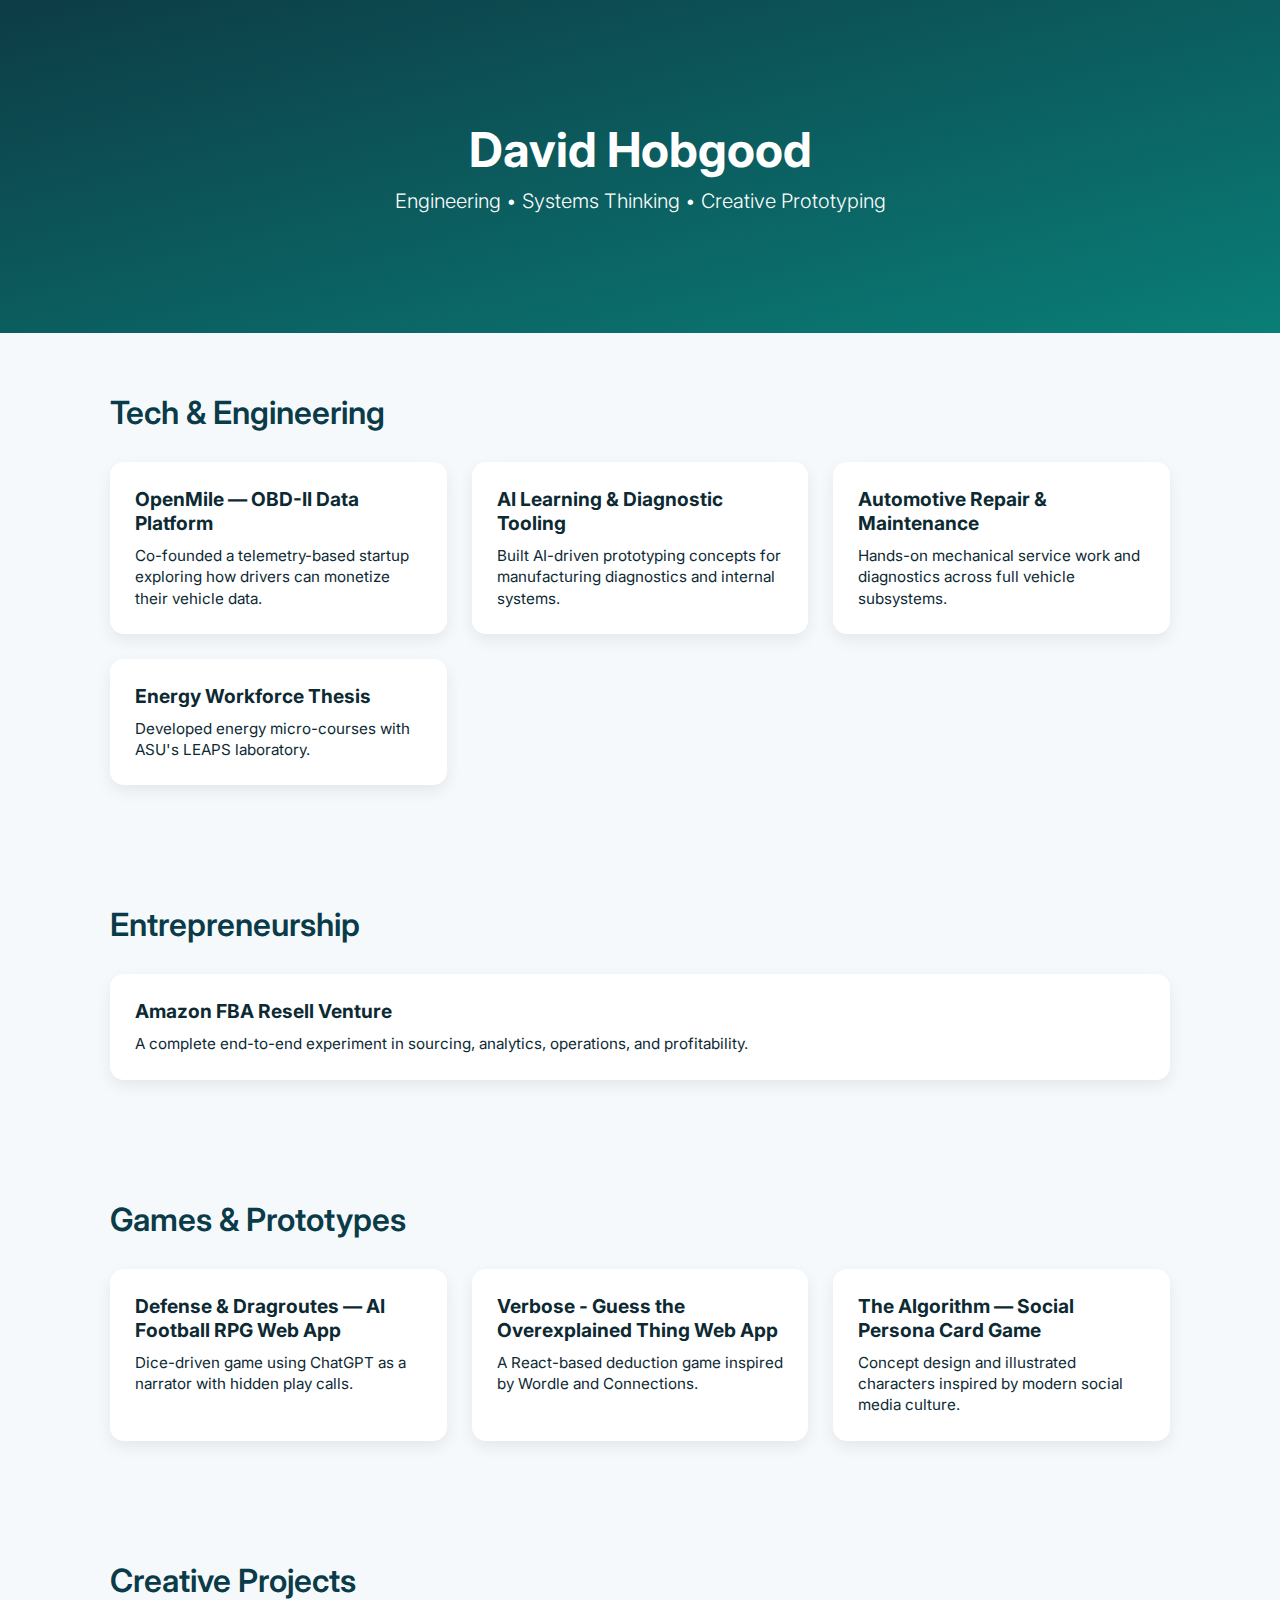
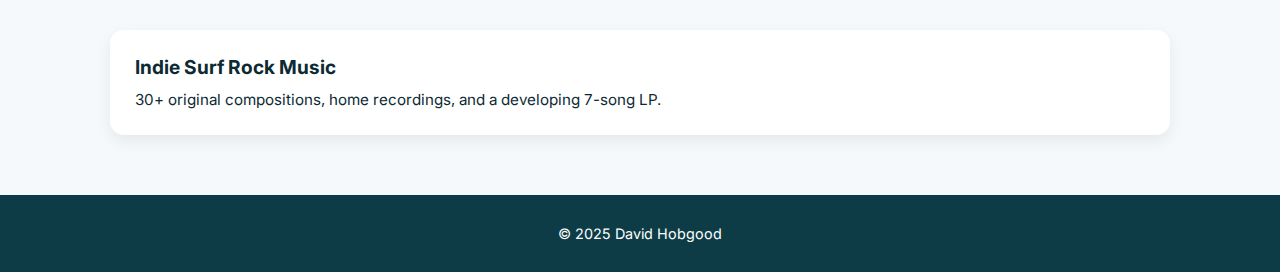
<file: index.html>
<!DOCTYPE html>
<html lang="en">
<head>
    <meta charset="UTF-8" />
    <meta name="viewport" content="width=device-width, initial-scale=1.0" />
    <title>David Hobgood | Portfolio</title>
    <link rel="stylesheet" href="styles.css" />
</head>

<body>
    <!-- Hero Section -->
    <header class="hero">
        <div class="hero-content">
            <h1 class="hero-title">David Hobgood</h1>
            <p class="hero-subtitle">Engineering • Systems Thinking • Creative Prototyping</p>
        </div>
    </header>

    <!-- Section: Tech & Engineering -->
    <section class="section">
        <h2 class="section-title">Tech & Engineering</h2>

        <div class="card-grid">
            <a href="projects/openmile.html" class="card">
                <h3>OpenMile — OBD-II Data Platform</h3>
                <p>Co-founded a telemetry-based startup exploring how drivers can monetize their vehicle data.</p>
            </a>

            <a href="projects/ai-tools.html" class="card">
                <h3>AI Learning & Diagnostic Tooling</h3>
                <p>Built AI-driven prototyping concepts for manufacturing diagnostics and internal systems.</p>
            </a>

            <a href="projects/crv.html" class="card">
                <h3>Automotive Repair & Maintenance</h3>
                <p>Hands-on mechanical service work and diagnostics across full vehicle subsystems.</p>
            </a>

            <a href="projects/honors-thesis.html" class="card">
                <h3>Energy Workforce Thesis</h3>
                <p>Developed energy micro-courses with ASU's LEAPS laboratory.</p>
            </a>
        </div>
    </section>

    <!-- Section: Entrepreneurship -->
    <section class="section">
        <h2 class="section-title">Entrepreneurship</h2>

        <div class="card-grid">
            <a href="projects/amazonfba.html" class="card">
                <h3>Amazon FBA Resell Venture</h3>
                <p>A complete end-to-end experiment in sourcing, analytics, operations, and profitability.</p>
            </a>
        </div>
    </section>

    <!-- Section: Games & Prototypes -->
    <section class="section">
        <h2 class="section-title">Games & Prototypes</h2>
        <div class="card-grid">

            <a href="projects/footbalrpg.html" class="card">
                <h3>Defense & Dragroutes — AI Football RPG Web App</h3>
                <p>Dice-driven game using ChatGPT as a narrator with hidden play calls.</p>
            </a>

            <a href="projects/verbose.html" class="card">
                <h3>Verbose - Guess the Overexplained Thing Web App</h3>
                <p>A React-based deduction game inspired by Wordle and Connections.</p>
            </a>

            <a href="projects/algorithm.html" class="card">
                <h3>The Algorithm — Social Persona Card Game</h3>
                <p>Concept design and illustrated characters inspired by modern social media culture.</p>
            </a>
        </div>
    </section>

    <!-- Section: Creative Projects -->
    <section class="section">
        <h2 class="section-title">Creative Projects</h2>
        <div class="card-grid">
            <a href="projects/music.html" class="card">
                <h3>Indie Surf Rock Music</h3>
                <p>30+ original compositions, home recordings, and a developing 7-song LP.</p>
            </a>
        </div>
    </section>

    <!-- Footer -->
    <footer class="footer">
        <p>© 2025 David Hobgood</p>
    </footer>
</body>
</html>
</file>
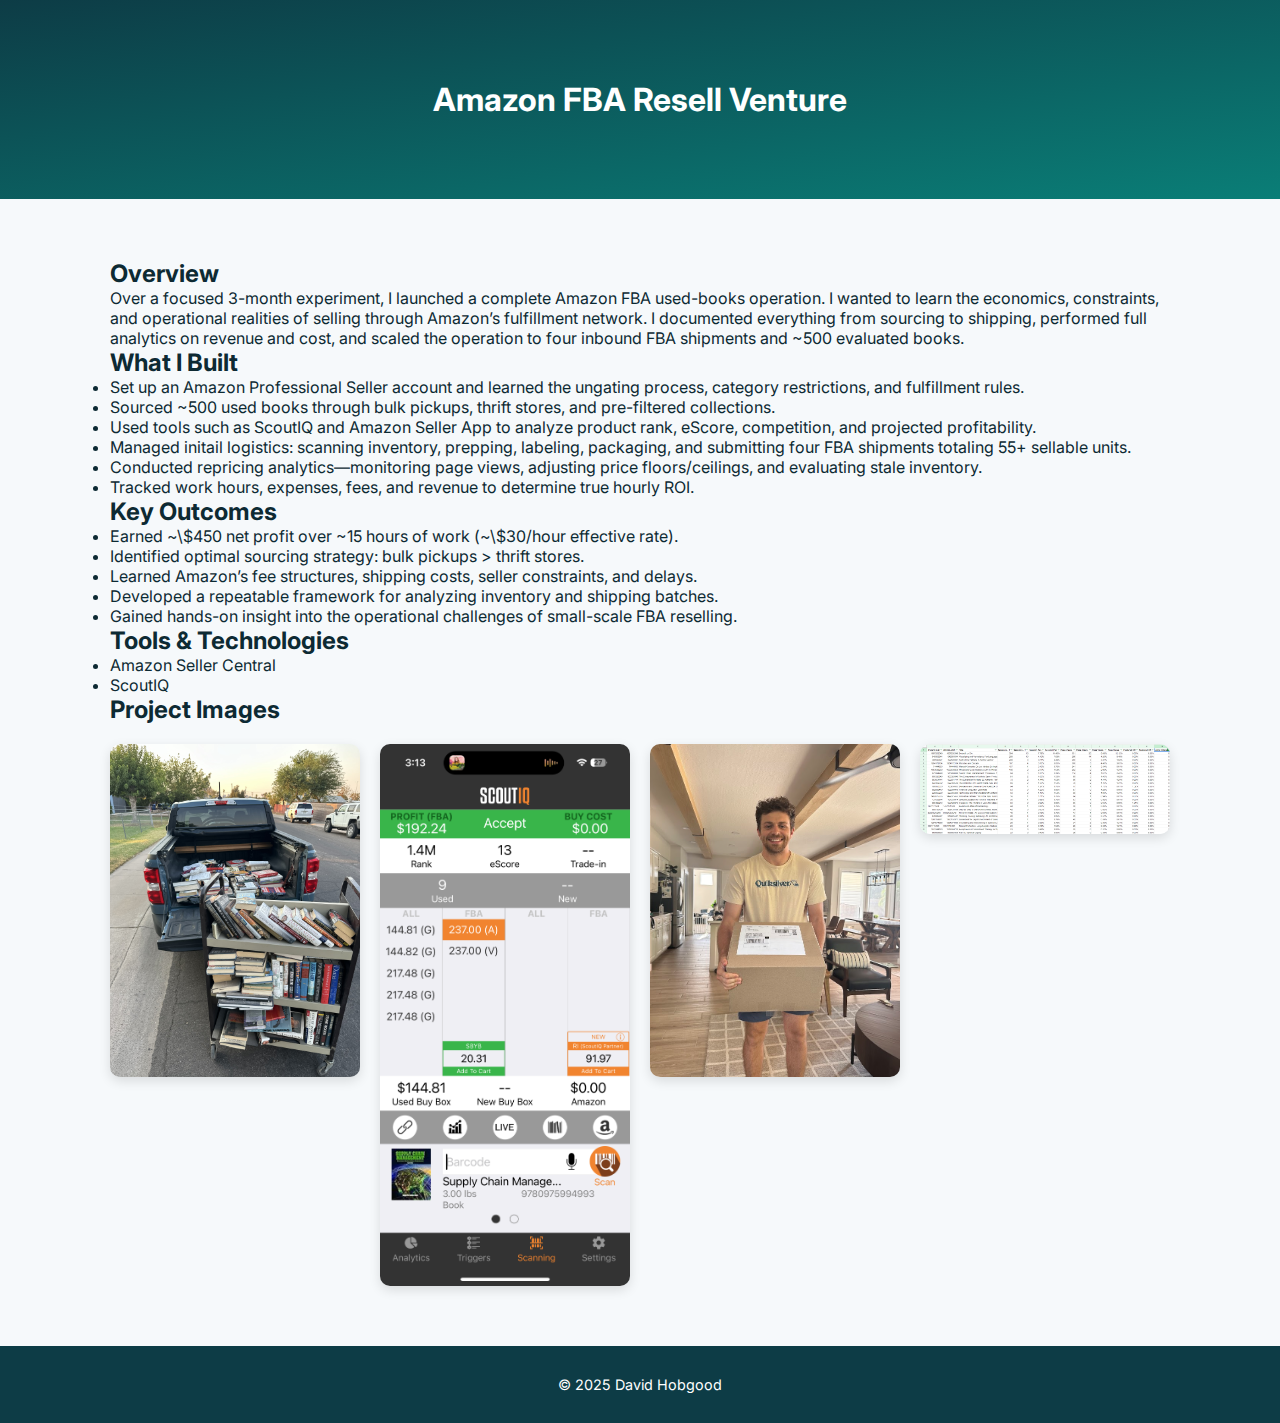
<file: projects/amazonfba.html>
<!DOCTYPE html>
<html lang="en">
<head>
    <meta charset="UTF-8" />
    <meta name="viewport" content="width=device-width, initial-scale=1.0" />
    <title>Amazon FBA Resell Venture — David Hobgood</title>
    <link rel="stylesheet" href="../styles.css" />
</head>

<body>
    <header class="hero small-hero">
        <h1>Amazon FBA Resell Venture</h1>
    </header>

    <section class="section">
        <!-- Overview -->
        <h2>Overview</h2>
        <p>
            Over a focused 3-month experiment, I launched a complete Amazon FBA used-books
            operation. I wanted to learn the economics, constraints, and operational realities of selling through Amazon’s
            fulfillment network. I documented everything from sourcing to shipping, performed
            full analytics on revenue and cost, and scaled the operation to four inbound FBA
            shipments and ~500 evaluated books.
        </p>

        <!-- What I Built -->
        <h2>What I Built</h2>
        <ul>
            <li>
                Set up an Amazon Professional Seller account and learned the ungating process,
                category restrictions, and fulfillment rules.
            </li>
            <li>
                Sourced ~500 used books through bulk pickups, thrift stores, and pre-filtered collections.
            </li>
            <li>
                Used tools such as ScoutIQ and Amazon Seller App to analyze
                product rank, eScore, competition, and projected profitability.
            </li>
            <li>
                Managed initail logistics: scanning inventory, prepping, labeling, packaging,
                and submitting four FBA shipments totaling 55+ sellable units.
            </li>
            <li>
                Conducted repricing analytics—monitoring page views, adjusting price floors/ceilings,
                and evaluating stale inventory.
            </li>
            <li>
                Tracked work hours, expenses, fees, and revenue to determine true hourly ROI.
            </li>
        </ul>

        <!-- Outcomes -->
        <h2>Key Outcomes</h2>
        <ul>
            <li>
                Earned ~\$450 net profit over ~15 hours of work (~\$30/hour effective rate).
            </li>
            <li>
                Identified optimal sourcing strategy: bulk pickups > thrift stores.
            </li>
            <li>
                Learned Amazon’s fee structures, shipping costs, seller constraints, and delays.
            </li>
            <li>
                Developed a repeatable framework for analyzing inventory and shipping batches.
            </li>
            <li>
                Gained hands-on insight into the operational challenges of small-scale FBA reselling.
            </li>
        </ul>

        <!-- Tools -->
        <h2>Tools & Technologies</h2>
        <ul>
            <li>Amazon Seller Central</li>
            <li>ScoutIQ</li>
        </ul>

        <!-- Photos -->
        <h2>Project Images</h2>
        <div class="photo-grid">
            <!-- <img src="../assets/images/fba-booksingarage.jpg" alt="Books prepared for scanning" /> -->
            <img src="../assets/images/fba-booksintruck.jpg" alt="Books purchased in bulk" />
            <img src="../assets/images/fba-scoutiqscreenshot.png" alt="Leveraged ScoutIQs sales analytics to filter inventory. " />
            <img src="../assets/images/fba-firstbox.jpg" alt="First box of books shipped to Amazon" />
            <img src="../assets/images/fba-bookdata.png" alt="Analyze website data" />
            <!-- <img src="../assets/images/fba-booklist.png" alt="Monitor website data" /> -->
        </div>
    </section>

    <footer class="footer">
        © 2025 David Hobgood
    </footer>
</body>
</html>
</file>
<file: styles.css>
/* Google Fonts */
@import url('https://fonts.googleapis.com/css2?family=Inter:wght@300;400;600;700&display=swap');

* {
    margin: 0;
    padding: 0;
    box-sizing: border-box;
}

body {
    font-family: "Inter", sans-serif;
    background-color: #f6f9fb;
    color: #0d2a33;
}

/* --- HERO SECTION --- */
.hero {
    background: linear-gradient(to bottom right, #0d3c46, #0a7e77);
    color: white;
    padding: 120px 20px;
    text-align: center;
}

.hero-title {
    font-size: 3rem;
    font-weight: 700;
}

.hero-subtitle {
    font-size: 1.25rem;
    font-weight: 300;
    margin-top: 10px;
}

/* --- SECTIONS --- */
.section {
    padding: 60px 20px;
    max-width: 1100px;
    margin: auto;
}

.section-title {
    font-size: 2rem;
    margin-bottom: 30px;
    font-weight: 600;
    color: #0a3b49;
}

/* --- CARDS --- */
.card-grid {
    display: grid;
    gap: 25px;
    grid-template-columns: repeat(auto-fit, minmax(260px, 1fr));
}

.card {
    background: white;
    padding: 25px;
    border-radius: 14px;
    text-decoration: none;
    color: #0d2a33;
    box-shadow: 0 6px 16px rgba(0,0,0,0.07);
    transition: transform 0.18s ease, box-shadow 0.18s ease;
}

.card:hover {
    transform: translateY(-6px);
    box-shadow: 0 12px 24px rgba(0,0,0,0.12);
}

.card h3 {
    font-size: 1.2rem;
    margin-bottom: 10px;
}

.card p {
    font-size: 0.95rem;
    line-height: 1.4;
}

/* --- FOOTER --- */
.footer {
    padding: 30px;
    background: #0d3c46;
    color: white;
    text-align: center;
    font-size: 0.9rem;
}

.small-hero {
    padding: 80px 20px;
}

/* --- PHOTO GRID --- */
.photo-grid {
    display: grid;
    gap: 20px;
    grid-template-columns: repeat(auto-fit, minmax(240px, 1fr));
    margin-top: 20px;
}

.photo-grid img {
    width: 100%;
    border-radius: 10px;
    object-fit: cover;
    box-shadow: 0 4px 12px rgba(0,0,0,0.12);
}
</file>
